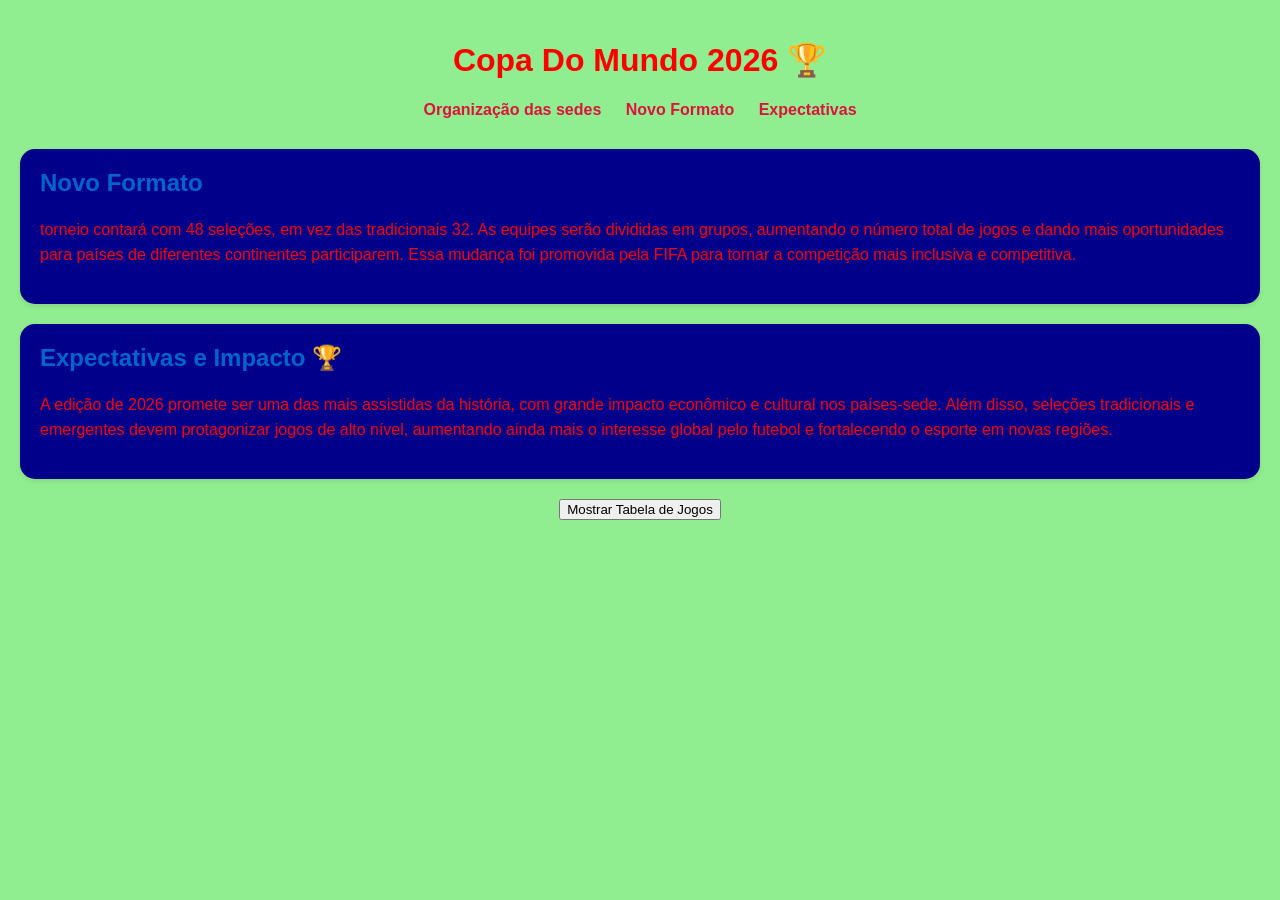
<file: index.html>
<!DOCTYPE html>
<html lang="PT-BR">
<head>
    <meta charset="UTF-8">
    <meta name="viewport" content="width=device-width, initial-scale=1.0">
    <title>COPA DO MUNDO 2026</title>
    <link rel="stylesheet" href="style.css">
</head>
<body>
    <header id="header-principal" class="header-estilo">
      <h1>Copa Do Mundo 2026 🏆</h1>  
    <nav>
        <ul>
            <li><a href="#sedes">Organização das sedes</a></li>
            <li><a href="#formato"> Novo Formato</a></li>
            <li><a href="#impacto">Expectativas</a></li>
        </ul>
    </nav>
</header>
<main>
    <section id="sedes" class="container-secao">
      <h2>Novo Formato</h2>
     <p> torneio contará com 48 seleções, em vez das tradicionais 32. As equipes serão divididas em grupos, aumentando o número total de jogos e dando mais oportunidades para países de diferentes continentes participarem. Essa mudança foi promovida pela FIFA para tornar a competição mais inclusiva e competitiva.</p>
    </section>
 <section id="impacto" class="container-secao">
            <h2>Expectativas e Impacto 🏆</h2>
            <p>A edição de 2026 promete ser uma das mais assistidas da história, com grande impacto econômico e cultural nos países-sede. Além disso, seleções tradicionais e emergentes devem protagonizar jogos de alto nível, aumentando ainda mais o interesse global pelo futebol e fortalecendo o esporte em novas regiões.</p>
        </section>
    </main>
    <div style="text-align: center; margin-top: 20px;">
    <button id="btnJogos" onclick="mostrarTabela()">Mostrar Tabela de Jogos</button>
    </div>
    <div id="container-imagem"></div>
    <script>
    </script>
</main>
</body>
</html>
</file>
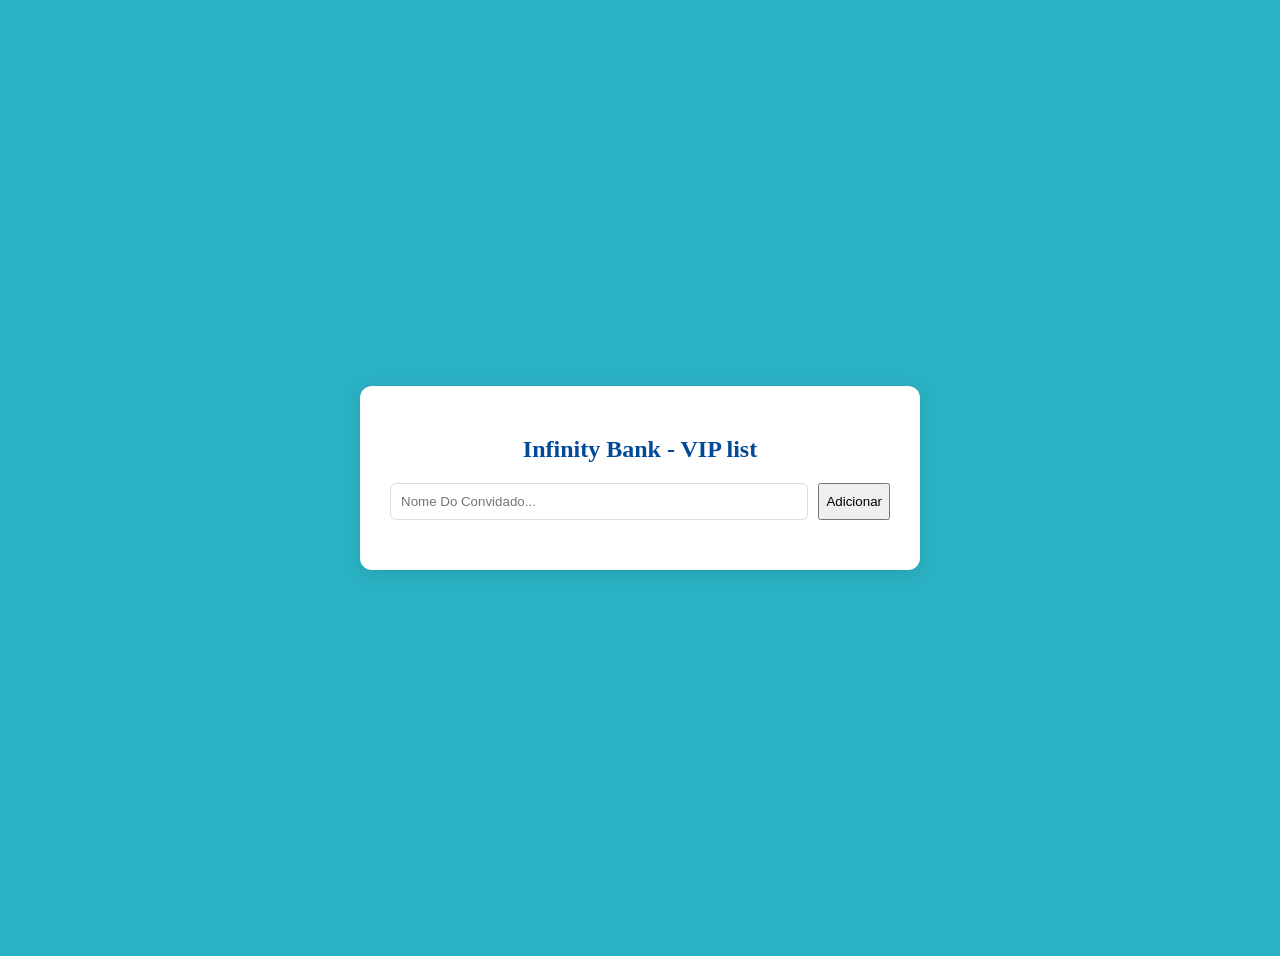
<file: CONTINUACAOFRONTEND/EXERCICIO 5 FRONT END/index.html>
<!DOCTYPE html>
<html lang="PT-BR">
<head>
    <meta charset="UTF-8">
    <meta name="viewport" content="width=device-width, initial-scale=1.0">
    <title>Infinity Bank - Lista de convidados</title>
    <link rel="stylesheet" href="style.css">
</head>
<body>
  <div class="card">
   <h2>Infinity Bank - VIP list </h2>
  <div class="input-group">
    <input type="text" id="guestName" placeholder="Nome Do Convidado...">
    <button class="add-btn" onclick="addGuest()">Adicionar</button>
  </div>
<ul id="guestlist">
    
</ul>

  </div>
   
   
   
    <script src="script.js"></script> 
</body>
</html>
</file>
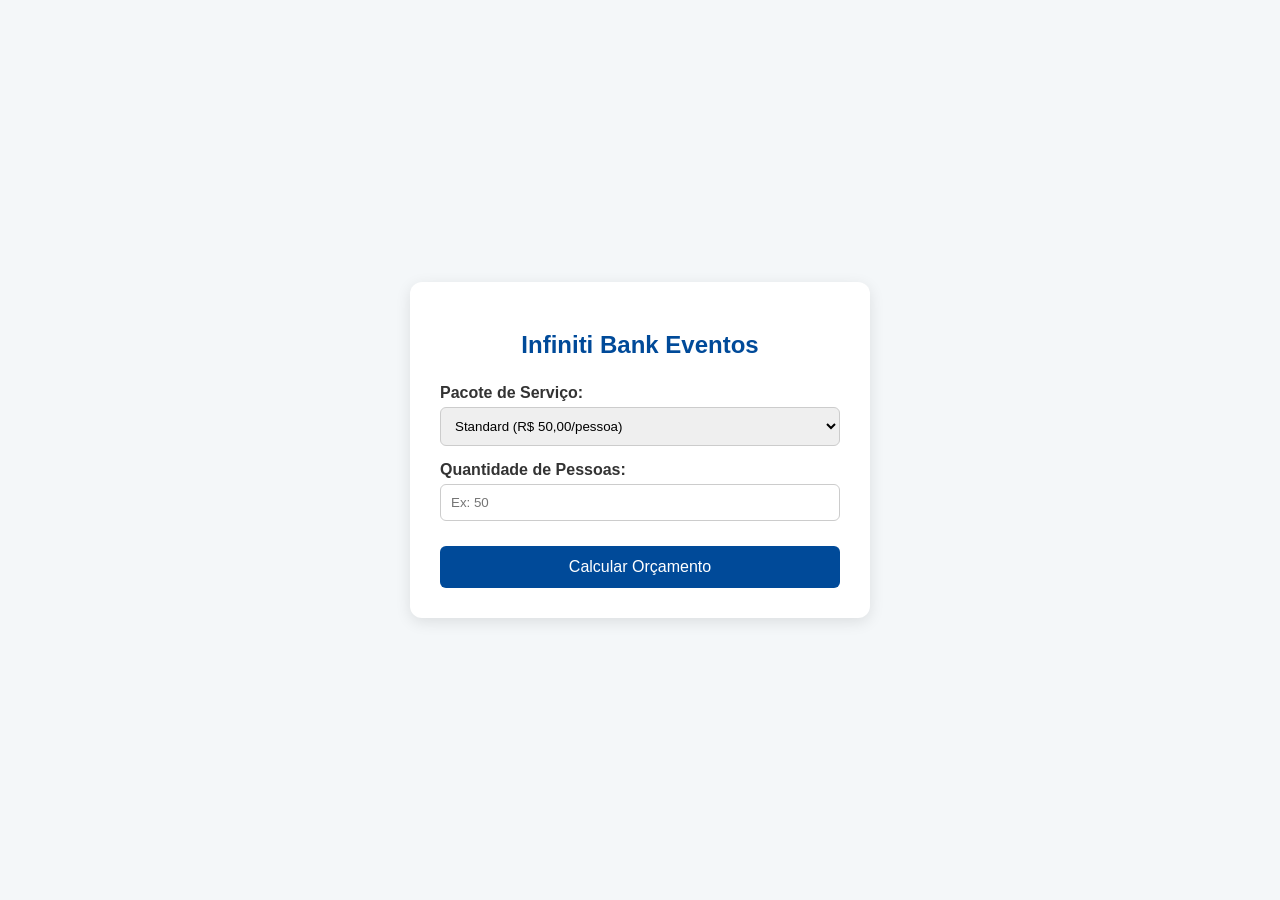
<file: CONTINUACAOFRONTEND/EXERCICIO 6 FRONTEND/index.html>
<!DOCTYPE html>
<html lang="PT-BR">
<head>
    <meta charset="UTF-8">
    <meta name="viewport" content="width=device-width, initial-scale=1.0">
    <title>Infinity Bank</title>
    <link rel="stylesheet" href="style.css">
</head>
<body>
<div class="container">
    <h2>Infiniti Bank Eventos</h2>
    
    <div class="form-group">
        <label for="pacote">Pacote de Serviço:</label>
        <select id="pacote">
            <option value="50">Standard (R$ 50,00/pessoa)</option>
            <option value="80">Premium (R$ 80,00/pessoa)</option>
            <option value="120">Infinity Deluxe (R$ 120,00/pessoa)</option>
        </select>
    </div>

    <div class="form-group">
        <label for="convidados">Quantidade de Pessoas:</label>
        <input type="number" id="convidados" min="1" placeholder="Ex: 50">
    </div>

    <button onclick="calcularOrcamento()">Calcular Orçamento</button>

    <div class="results" id="resultsArea">
        <div class="result-item">
            <span>Custo Bruto:</span>
            <span id="resBruto">R$ 0,00</span>
        </div>
        <div class="result-item">
            <span>Taxa de Serviço (10%):</span>
            <span id="resTaxa">R$ 0,00</span>
        </div>
        <div class="result-item">
            <span>Desconto (5%):</span>
            <span id="resDesconto" class="discount">R$ 0,00</span>
        </div>
        <div class="result-item total-final">
            <span>Total Final:</span>
            <span id="resTotal">R$ 0,00</span>
        </div>
    </div>
</div>
    





<script src="script.js"></script>    
</body>
</html>
</file>
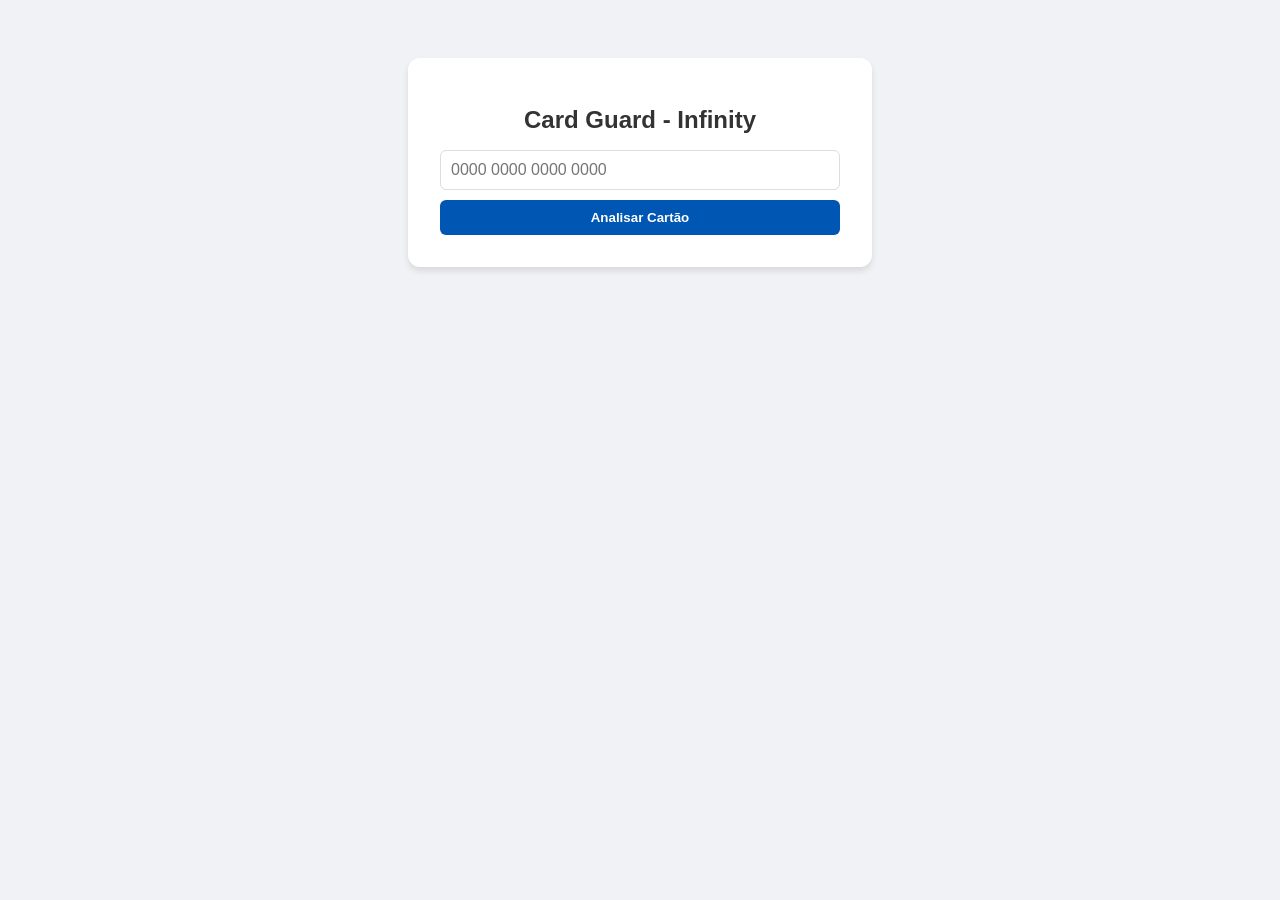
<file: CONTINUACAOFRONTEND/EXERCICIO 7 FRONTEND/index.html>
<!DOCTYPE html>
<html lang="pt-BR">
<head>
    <meta charset="UTF-8">
    <meta name="viewport" content="width=device-width, initial-scale=1.0">
    <title>Validador de Segurança Infinity</title>
    <link rel="stylesheet" href="style.css">
</head>
<body>
    <div class="container">
        <h1>Card Guard - Infinity</h1>
        <div class="input-group">
            <input type="text" id="cardNumber" placeholder="0000 0000 0000 0000" maxlength="19">
            <button onclick="analisarCartao()">Analisar Cartão</button>
        </div>

        <div id="painelInfo" class="painel-info hidden">
            <h3>Painel de Info</h3>
            <p><strong>Status:</strong> <span id="status"></span></p>
            <p><strong>Bandeira:</strong> <span id="bandeira"></span></p>
            <p><strong>Setor:</strong> <span id="setor"></span></p>
            <p><strong>Emissor (BIN/IIN):</strong> <span id="emissor"></span></p>
        </div>
    </div>
    <script src="script.js"></script>
</body>
</html>
</file>
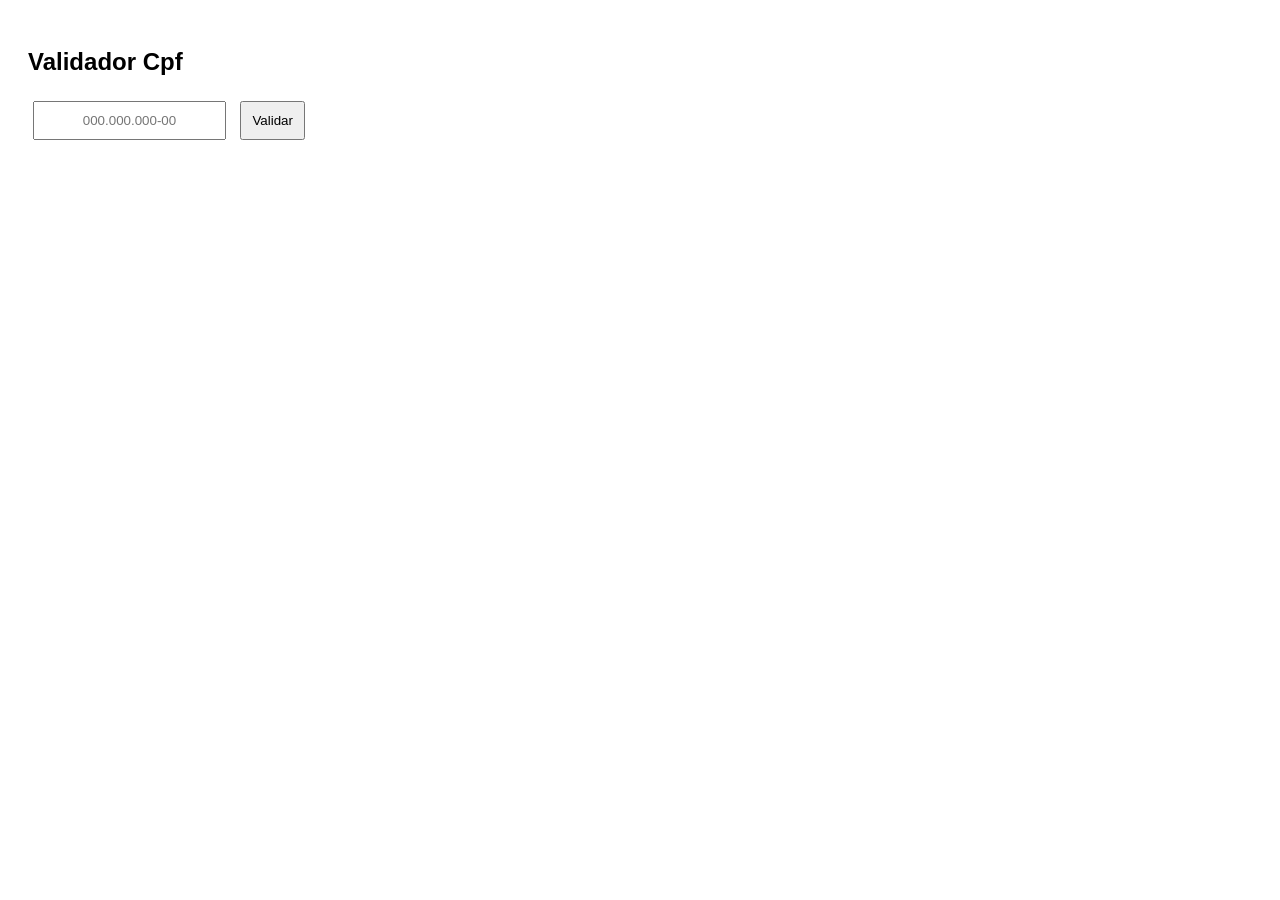
<file: EXERCICIOSDEFRONTEND/EXERCICIO1 FRONT END/index.html>
<!DOCTYPE html>
<html lang="PT-BR">
<head>
    <meta charset="UTF-8">
    <meta name="viewport" content="width=device-width, initial-scale=1.0">
    <title>Validador Cpf</title>
    <link rel="stylesheet" href="style.css">
</head>
<body>
    <h2>Validador Cpf</h2>
    <input type="text" id="cpf" placeholder="000.000.000-00" maxlength="14">
    <button onclick="validarCPF()">Validar</button>
    <p id="resultado"></p>
    <script src="script.js"></script>
</body>
</html>
</file>
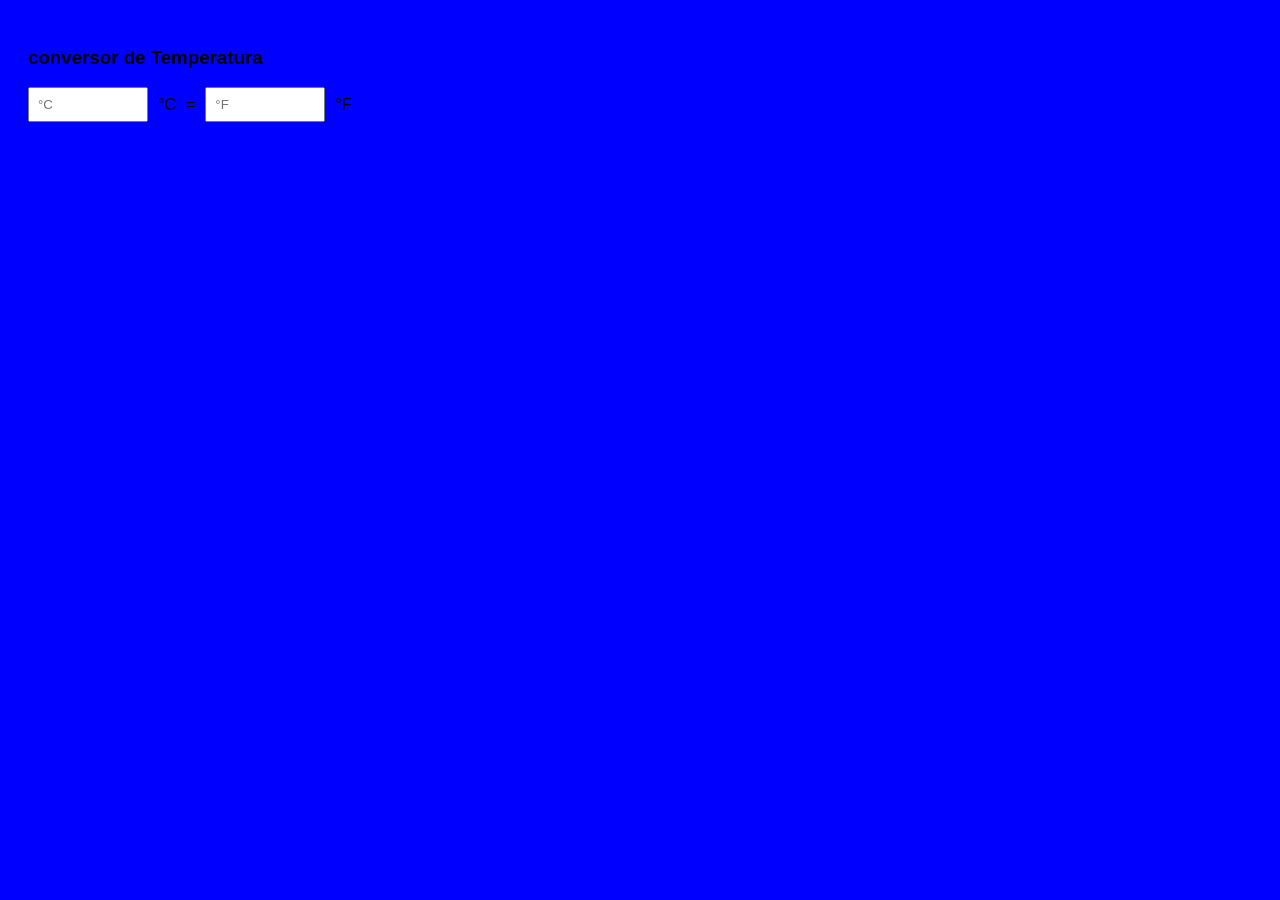
<file: EXERCICIOSDEFRONTEND/EXERCICIO2 FRONT END/index.html>
<!DOCTYPE html>
<html lang="pt-br">
<head>
    <meta charset="UTF-8">
    <meta name="viewport" content="width=device-width, initial-scale=1.0">
    <title>Document</title>
    <link rel="stylesheet" href="style.css">

</head>
<body>
    <h3>conversor de Temperatura</h3>
    <div class="converter">
        <input type="number" id="celsius" step="0.1" placeholder="°C">°C
        <span> = </span>
         <input type="number" id="fahrenheit" step="0.1" placeholder="°F">°F
    </div>
    <script src="script.js"></script>
</body>
</html>
</file>
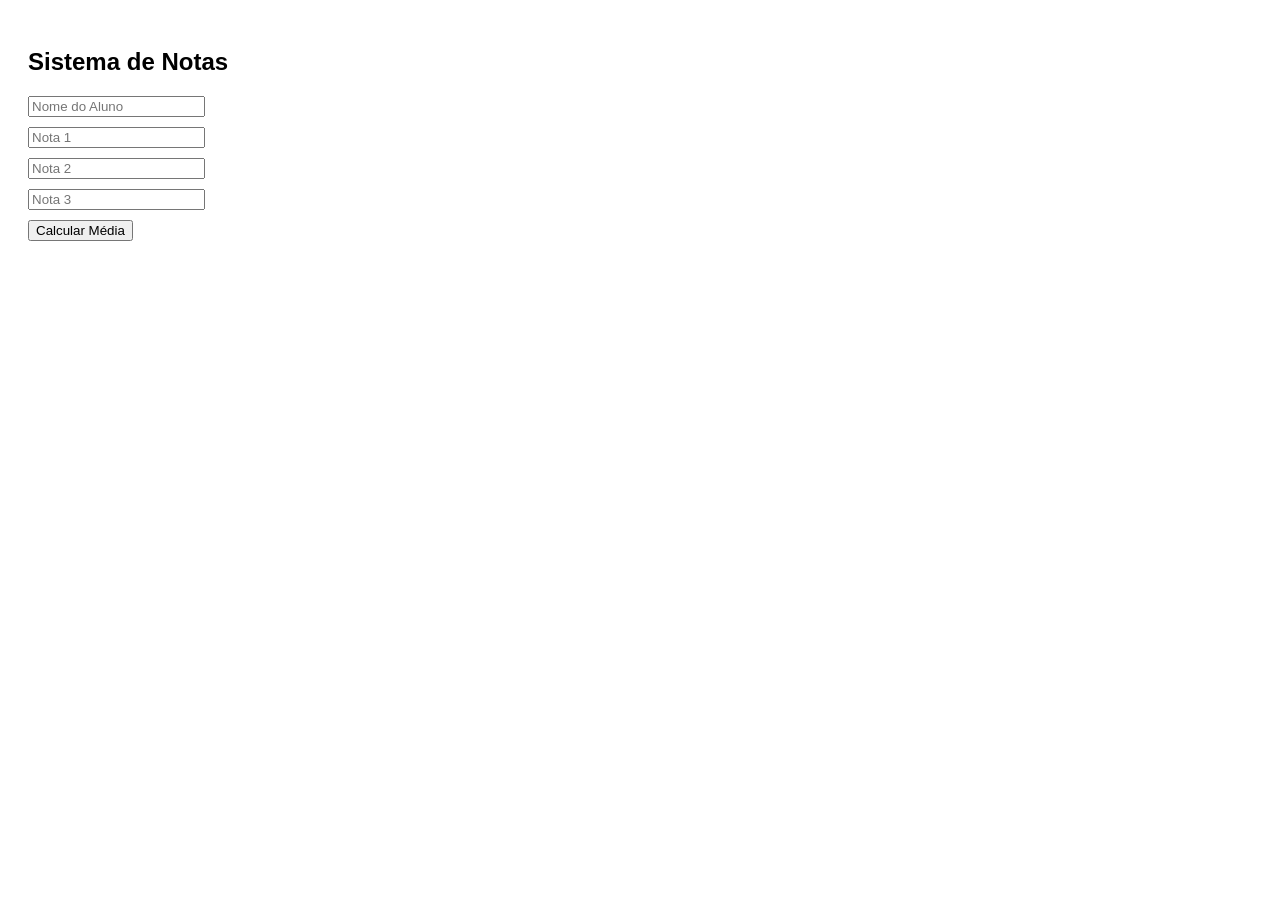
<file: EXERCICIOSDEFRONTEND/EXERCICIO3 FRONT END/index.html>
<!DOCTYPE html>
<html lang="pt-br">
<head>
    <meta charset="UTF-8">
    <meta name="viewport" content="width=device-width, initial-scale=1.0">
    <title>Document</title>
    <link rel="stylesheet" href="style.css">
</head>
<body>
     <h2>Sistema de Notas</h2>
    <input type="text" id="nome" placeholder="Nome do Aluno">
    <input type="number" id="n1" placeholder="Nota 1" step="0.1" max="10">
    <input type="number" id="n2" placeholder="Nota 2" step="0.1" max="10">
    <input type="number" id="n3" placeholder="Nota 3" step="0.1" max="10">
    <button id="calcular">Calcular Média</button>
    <p id="feedback"></p>
<script src="script.js"></script>
</body>
</html>
</file>
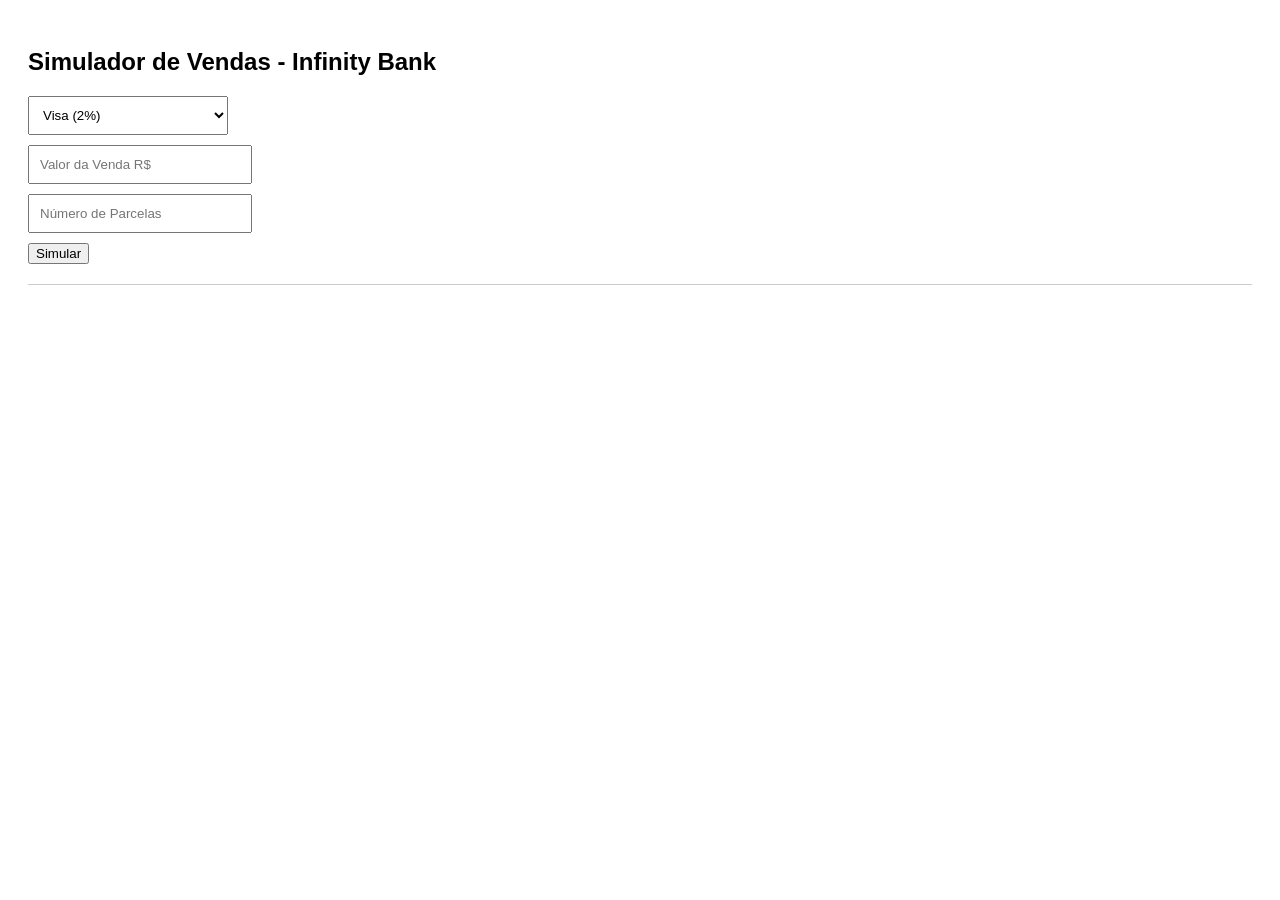
<file: EXERCICIOSDEFRONTEND/EXERCICIO4 FRONT END/index.html>
<!DOCTYPE html>
<html lang="en">
<head>
    <meta charset="UTF-8">
    <meta name="viewport" content="width=device-width, initial-scale=1.0">
    <title>VENDASt</title>
    <link rel="stylesheet" href="style.css">
</head>
<body>
     <h2>Simulador de Vendas - Infinity Bank</h2>
    <select id="bandeira">
        <option value="visa">Visa (2%)</option>
        <option value="master">Master (1.85%)</option>
        <option value="elo">Elo (3%)</option>
    </select>
    <input type="number" id="valor" placeholder="Valor da Venda R$" step="0.01">
    <input type="number" id="parcelas" placeholder="Número de Parcelas" min="1" max="12">
    <button onclick="calcularTaxas()">Simular</button>

    <div class="resumo" id="resumo"></div>
    <script src="script.js"></script>
</body>
</html>
</file>
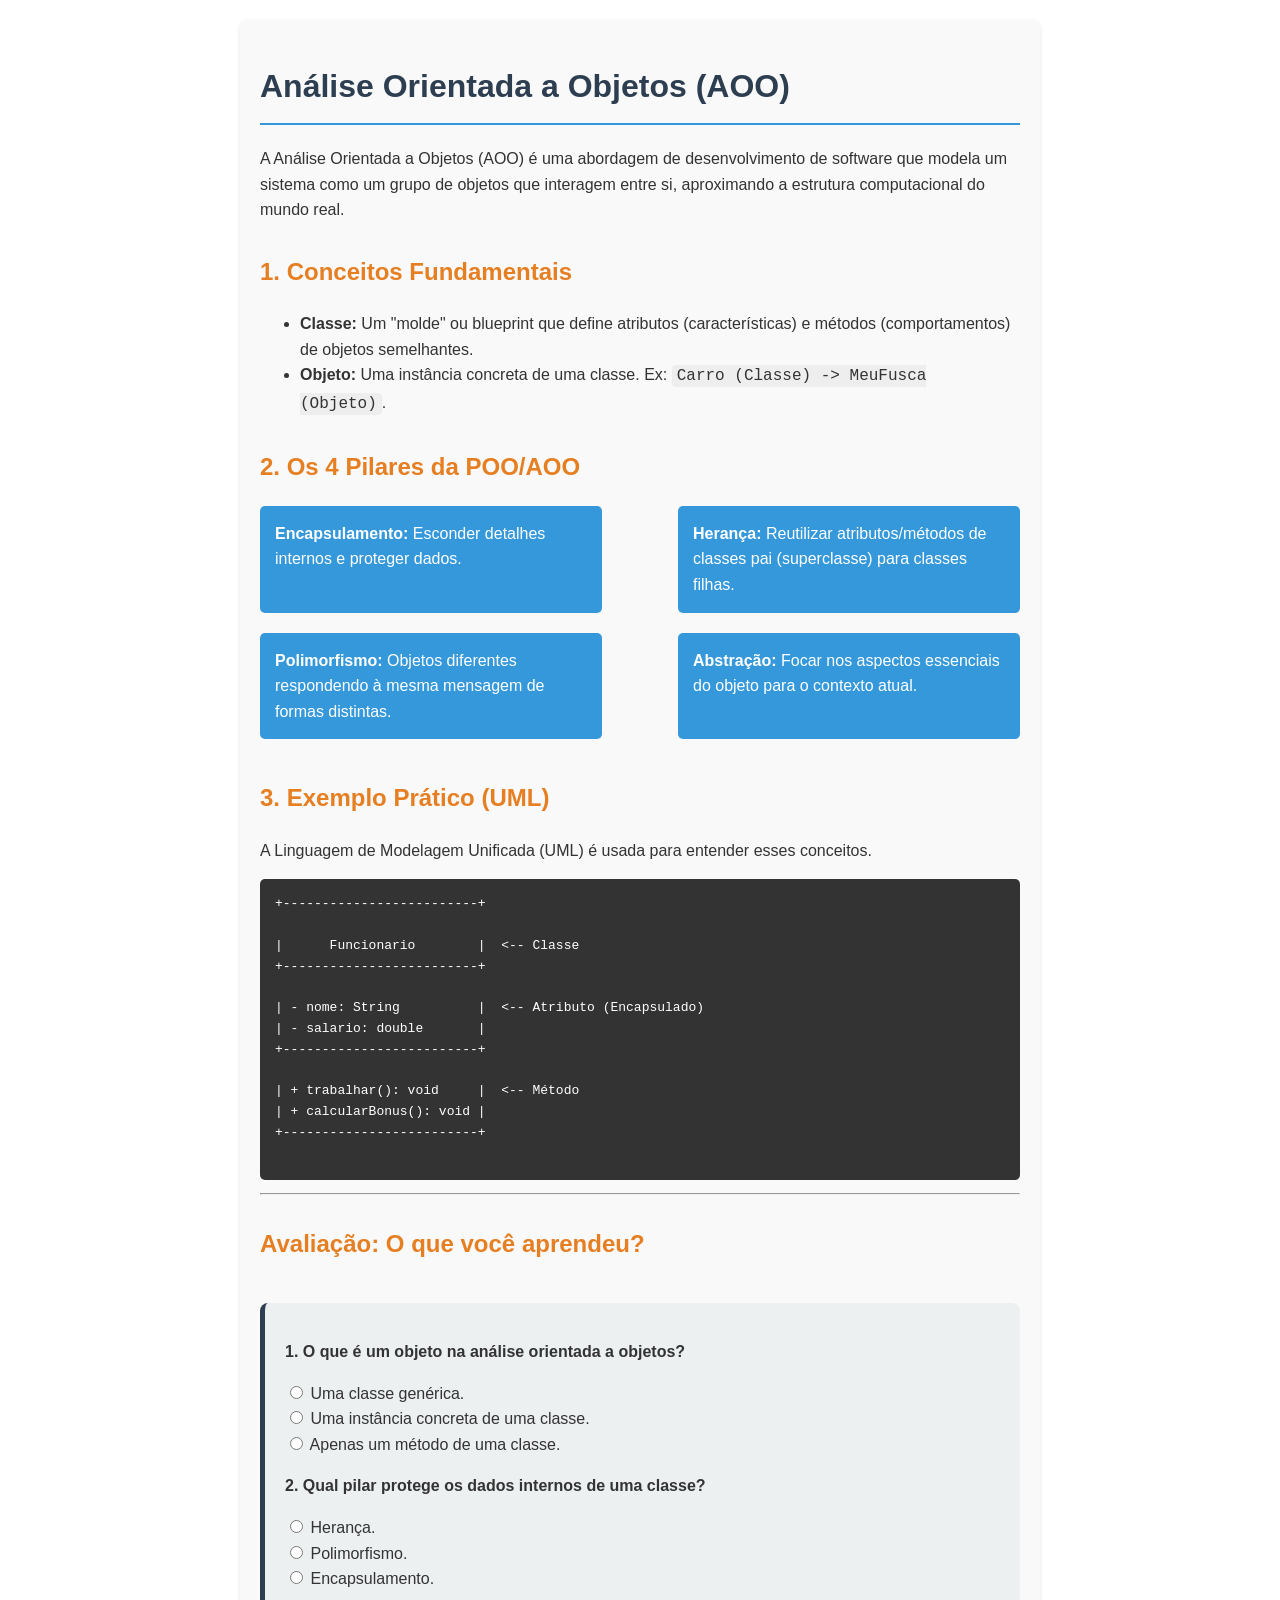
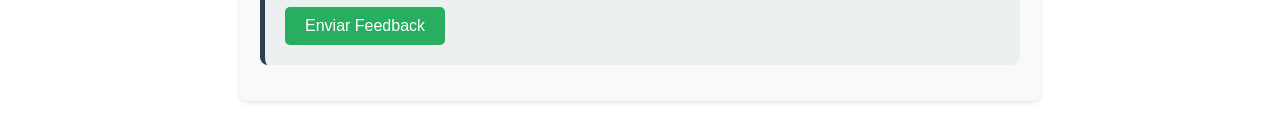
<file: 4.html>
<!DOCTYPE html>
<html lang="pt-BR">
<head>
    <meta charset="UTF-8">
    <meta name="viewport" content="width=device-width, initial-scale=1.0">
    <title>Material Didático: Análise Orientada a Objetos (AOO)</title>
    <style>
        body { font-family: 'Segoe UI', Tahoma, Geneva, Verdana, sans-serif; line-height: 1.6; color: #333; max-width: 800px; margin: 0 auto; padding: 20px; }
        h1 { color: #2c3e50; border-bottom: 2px solid #3498db; padding-bottom: 10px; }
        h2 { color: #e67e22; margin-top: 30px; }
        .container { background: #f9f9f9; padding: 20px; border-radius: 8px; box-shadow: 0 2px 5px rgba(0,0,0,0.1); }
        code { background: #eee; padding: 2px 5px; border-radius: 4px; font-family: Consolas, monospace; }
        pre { background: #333; color: #fff; padding: 15px; border-radius: 5px; overflow-x: auto; }
        .pilares { display: flex; flex-wrap: wrap; gap: 10px; justify-content: space-between; }
        .pilar { background: #3498db; color: white; padding: 15px; border-radius: 5px; width: 45%; box-sizing: border-box; margin-bottom: 10px; }
        .quiz { background: #ecf0f1; padding: 20px; margin-top: 40px; border-radius: 8px; border-left: 5px solid #2c3e50; }
        .question { margin-bottom: 15px; }
        button { background: #27ae60; color: white; border: none; padding: 10px 20px; border-radius: 5px; cursor: pointer; font-size: 16px; }
        button:hover { background: #2ecc71; }
        .correct { color: green; font-weight: bold; }
        .incorrect { color: red; font-weight: bold; }
    </style>
</head>
<body>

    <div class="container">
        <h1>Análise Orientada a Objetos (AOO)</h1>
        <p>A Análise Orientada a Objetos (AOO) é uma abordagem de desenvolvimento de software que modela um sistema como um grupo de objetos que interagem entre si, aproximando a estrutura computacional do mundo real.</p>

        <h2>1. Conceitos Fundamentais</h2>
        <ul>
            <li><strong>Classe:</strong> Um "molde" ou blueprint que define atributos (características) e métodos (comportamentos) de objetos semelhantes.</li>
            <li><strong>Objeto:</strong> Uma instância concreta de uma classe. Ex: <code>Carro (Classe) -> MeuFusca (Objeto)</code>.</li>
        </ul>

        <h2>2. Os 4 Pilares da POO/AOO</h2>
        <div class="pilares">
            <div class="pilar"><strong>Encapsulamento:</strong> Esconder detalhes internos e proteger dados.</div>
            <div class="pilar"><strong>Herança:</strong> Reutilizar atributos/métodos de classes pai (superclasse) para classes filhas.</div>
            <div class="pilar"><strong>Polimorfismo:</strong> Objetos diferentes respondendo à mesma mensagem de formas distintas.</div>
            <div class="pilar"><strong>Abstração:</strong> Focar nos aspectos essenciais do objeto para o contexto atual.</div>
        </div>

        <h2>3. Exemplo Prático (UML)</h2>
        <p>A Linguagem de Modelagem Unificada (UML) é usada para entender esses conceitos.</p>
        <pre>
+-------------------------+

|      Funcionario        |  <-- Classe
+-------------------------+

| - nome: String          |  <-- Atributo (Encapsulado)
| - salario: double       |
+-------------------------+

| + trabalhar(): void     |  <-- Método
| + calcularBonus(): void |
+-------------------------+
        </pre>

        <hr>

        <h2>Avaliação: O que você aprendeu?</h2>
        <form id="quizForm" class="quiz">
            <div class="question">
                <p><strong>1. O que é um objeto na análise orientada a objetos?</strong></p>
                <input type="radio" name="q1" value="a" id="q1a"> <label for="q1a">Uma classe genérica.</label><br>
                <input type="radio" name="q1" value="b" id="q1b"> <label for="q1b">Uma instância concreta de uma classe.</label><br>
                <input type="radio" name="q1" value="c" id="q1c"> <label for="q1c">Apenas um método de uma classe.</label>
            </div>

            <div class="question">
                <p><strong>2. Qual pilar protege os dados internos de uma classe?</strong></p>
                <input type="radio" name="q2" value="a" id="q2a"> <label for="q2a">Herança.</label><br>
                <input type="radio" name="q2" value="b" id="q2b"> <label for="q2b">Polimorfismo.</label><br>
                <input type="radio" name="q2" value="c" id="q2c"> <label for="q2c">Encapsulamento.</label>
            </div>

            <button type="button" onclick="checkAnswers()">Enviar Feedback </button>
        </form>
        <p id="result"></p>
    </div>

    <script>
        function checkAnswers() {
            let score = 0;
            const q1 = document.querySelector('input[name="q1"]:checked');
            const q2 = document.querySelector('input[name="q2"]:checked');
            let resultText = "";

            if (q1 && q1.value === "b") score++;
            if (q2 && q2.value === "c") score++;

            resultText = "Você acertou " + score + " de 2 perguntas.";
            if (score === 2) resultText += " Parabéns!";
            
            document.getElementById("result").innerHTML = resultText;
            document.getElementById("result").style.fontWeight = "bold";
        }
    </script>
</body>
</html>
</file>
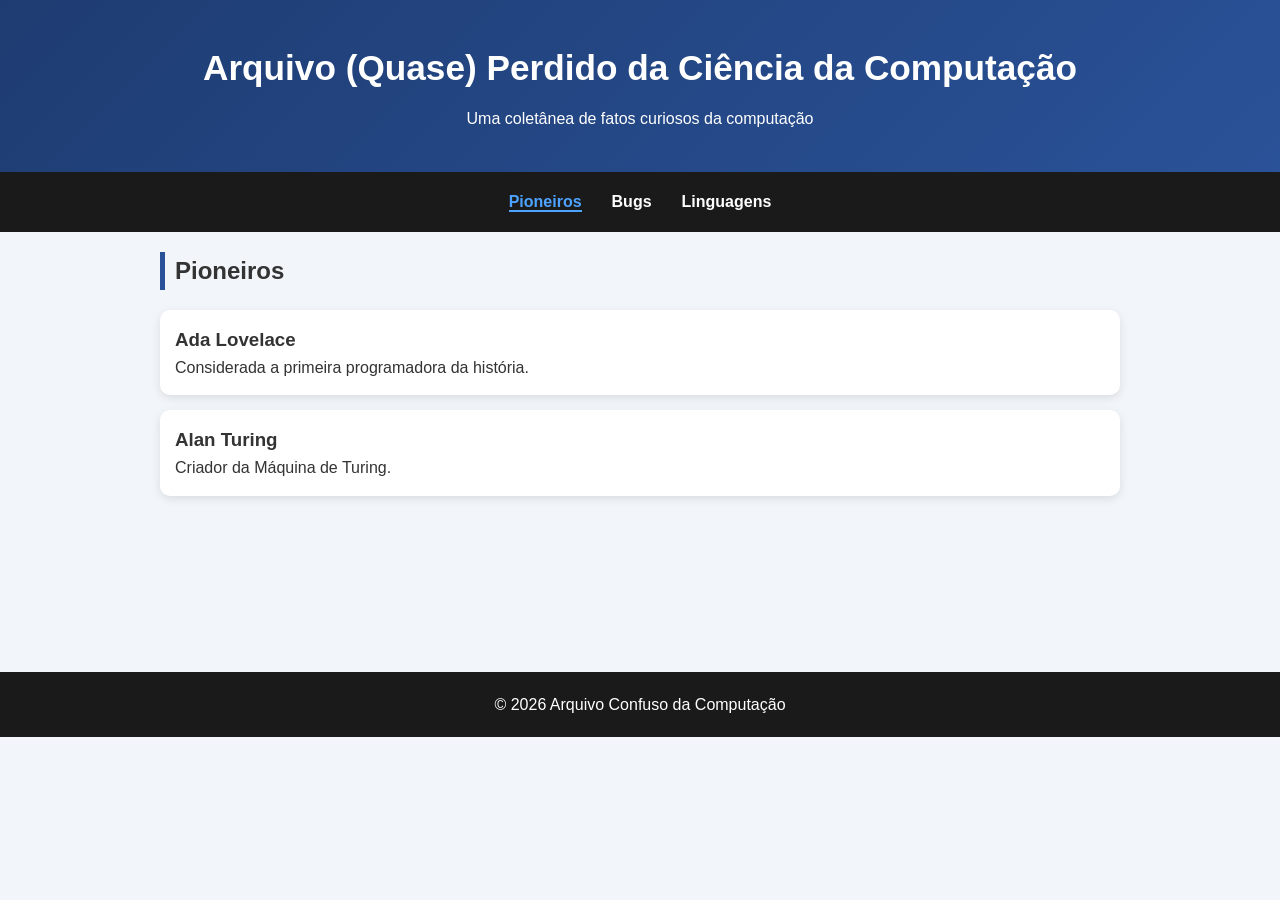
<file: ARQUIVO2.html>
<!DOCTYPE html>
<html lang="pt-br">

<head>
    <meta charset="UTF-8">
    <meta name="viewport" content="width=device-width, initial-scale=1.0">
    <title>Arquivo Confuso da Computação</title>

    <style>
        * {
            margin: 0;
            padding: 0;
            box-sizing: border-box;
        }

        body {
            font-family: Arial, sans-serif;
            background: #f2f5f9;
            color: #333;
            line-height: 1.6;
        }

        /* HEADER */
        header {
            background: linear-gradient(135deg, #1e3c72, #2a5298);
            color: white;
            text-align: center;
            padding: 40px 20px;
        }

        header h1 {
            font-size: 2.2em;
            margin-bottom: 10px;
        }

        /* MENU */
        nav {
            background: #1a1a1a;
            position: sticky;
            top: 0;
            z-index: 1000;
        }

        nav ul {
            display: flex;
            justify-content: center;
            flex-wrap: wrap;
            list-style: none;
            padding: 12px;
        }

        nav ul li {
            margin: 5px 15px;
        }

        nav ul li a {
            color: white;
            text-decoration: none;
            font-weight: bold;
            transition: 0.3s;
            cursor: pointer;
        }

        nav ul li a:hover, nav ul li a.active {
            color: #4da3ff;
            border-bottom: 2px solid #4da3ff;
        }

        /* CONTEÚDO */
        main {
            max-width: 1000px;
            margin: auto;
            padding: 20px;
            min-height: 400px;
        }

        /* LOGICA DE EXIBIÇÃO DAS ABAS */
        .tab-content {
            display: none; /* Esconde todas por padrão */
            animation: fadeIn 0.5s ease;
        }

        .tab-content.active {
            display: block; /* Mostra apenas a ativa */
        }

        @keyframes fadeIn {
            from { opacity: 0; transform: translateY(10px); }
            to { opacity: 1; transform: translateY(0); }
        }

        section h2 {
            margin-bottom: 20px;
            border-left: 5px solid #2a5298;
            padding-left: 10px;
        }

        /* CARDS */
        article {
            background: white;
            padding: 15px;
            margin-bottom: 15px;
            border-radius: 10px;
            box-shadow: 0 3px 10px rgba(0, 0, 0, 0.1);
            transition: 0.3s;
        }

        article:hover {
            transform: translateY(-5px);
            box-shadow: 0 6px 15px rgba(0, 0, 0, 0.15);
        }

        /* TABELA */
        table {
            width: 100%;
            border-collapse: collapse;
            background: white;
            border-radius: 10px;
            overflow: hidden;
            box-shadow: 0 3px 10px rgba(0, 0, 0, 0.1);
        }

        table th {
            background: #2a5298;
            color: white;
            padding: 12px;
        }

        table td {
            padding: 10px;
            border-bottom: 1px solid #ddd;
            text-align: center;
        }

        table tr:nth-child(even) {
            background: #f7f7f7;
        }

        /* FOOTER */
        footer {
            background: #1a1a1a;
            color: white;
            text-align: center;
            padding: 20px;
            margin-top: 40px;
        }

        @media(max-width:600px) {
            header h1 { font-size: 1.6em; }
            nav ul { flex-direction: column; align-items: center; }
        }
    </style>
</head>

<body>

    <header>
        <h1>Arquivo (Quase) Perdido da Ciência da Computação</h1>
        <p>Uma coletânea de fatos curiosos da computação</p>
    </header>

    <nav>
        <ul>
            <li><a onclick="openTab(event, 'pioneiros')" class="tab-link active">Pioneiros</a></li>
            <li><a onclick="openTab(event, 'bugs')" class="tab-link">Bugs</a></li>
            <li><a onclick="openTab(event, 'linguagens')" class="tab-link">Linguagens</a></li>
        </ul>
    </nav>

    <main>
        <section id="pioneiros" class="tab-content active">
            <h2>Pioneiros</h2>
            <article>
                <h3>Ada Lovelace</h3>
                <p>Considerada a primeira programadora da história.</p>
            </article>
            <article>
                <h3>Alan Turing</h3>
                <p>Criador da Máquina de Turing.</p>
            </article>
        </section>

        <section id="bugs" class="tab-content">
            <h2>Histórias de Bugs</h2>
            <article>
                <h3>Primeiro bug real</h3>
                <p>Uma mariposa encontrada em um computador em 1947 por Grace Hopper.</p>
            </article>
        </section>

        <section id="linguagens" class="tab-content">
            <h2>Linguagens</h2>
            <table>
                <tr>
                    <th>Linguagem</th>
                    <th>Ano</th>
                </tr>
                <tr>
                    <td>COBOL</td>
                    <td>1959</td>
                </tr>
                <tr>
                    <td>C</td>
                    <td>1972</td>
                </tr>
                <tr>
                    <td>Python</td>
                    <td>1991</td>
                </tr>
            </table>
        </section>
    </main>

    <footer>
        <p>© 2026 Arquivo Confuso da Computação</p>
    </footer>

    <script>
        function openTab(evt, tabName) {
            // 1. Esconde todas as seções com a classe "tab-content"
            const contents = document.getElementsByClassName("tab-content");
            for (let i = 0; i < contents.length; i++) {
                contents[i].classList.remove("active");
            }

            // 2. Remove a classe "active" de todos os links do menu
            const links = document.getElementsByClassName("tab-link");
            for (let i = 0; i < links.length; i++) {
                links[i].classList.remove("active");
            }

            // 3. Mostra a aba atual e adiciona a classe "active" ao link clicado
            document.getElementById(tabName).classList.add("active");
            evt.currentTarget.classList.add("active");
        }
    </script>

</body>
</html>
</file>
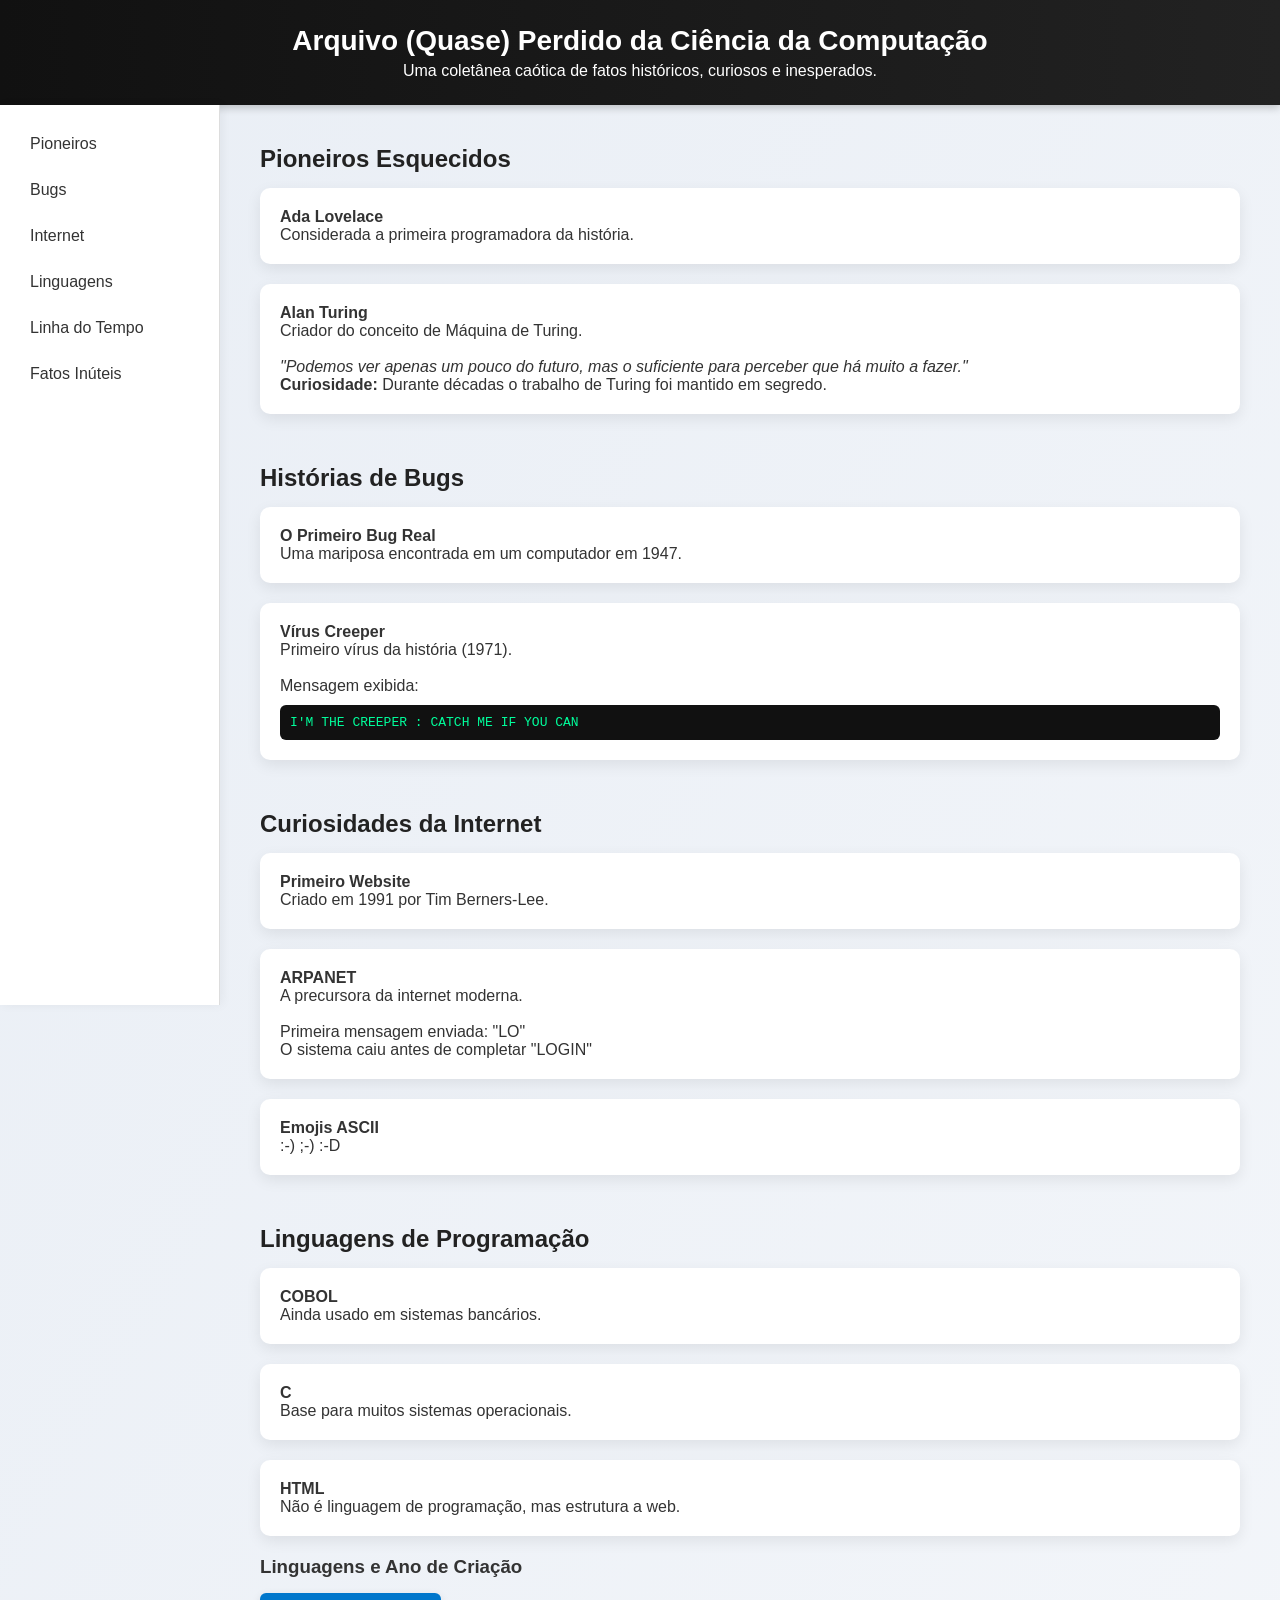
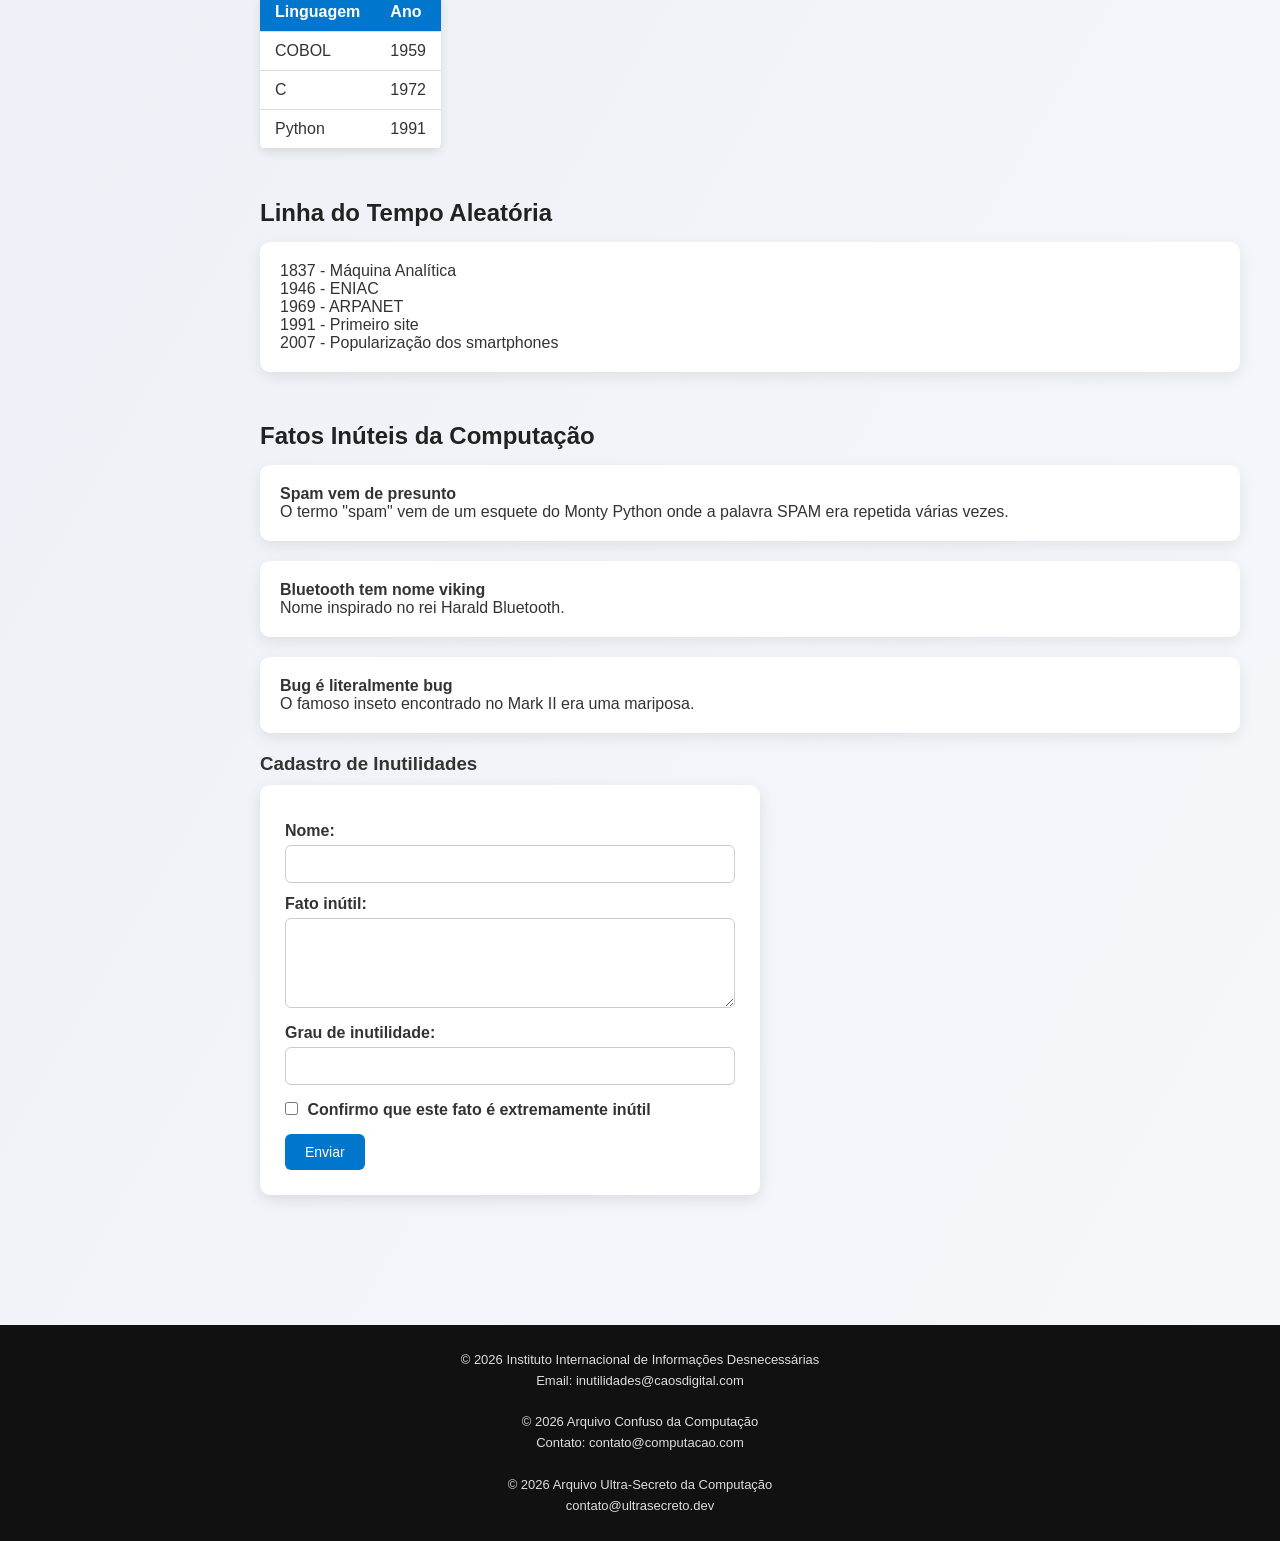
<file: atividade5.html>
<!DOCTYPE html>
<html lang="pt-BR">
<head>
<meta charset="UTF-8">
<title>Arquivo Perdido da Ciência da Computação</title>

<style>

*{
margin:0;
padding:0;
box-sizing:border-box;
}

body{
font-family:Segoe UI, Arial, sans-serif;
background:linear-gradient(120deg,#e9eef5,#f6f8fb);
color:#333;
}

/* HEADER */

header{
background:linear-gradient(90deg,#111,#222);
color:white;
padding:25px;
text-align:center;
box-shadow:0 3px 8px rgba(0,0,0,0.2);
}

header h1{
font-size:28px;
margin-bottom:5px;
}

/* LAYOUT */

.container{
display:flex;
min-height:100vh;
}

/* MENU */

nav{
width:220px;
background:white;
padding:20px;
border-right:1px solid #ddd;
position:sticky;
top:0;
height:100vh;
box-shadow:2px 0 10px rgba(0,0,0,0.05);
}

nav a{
display:block;
padding:10px;
margin-bottom:8px;
border-radius:6px;
color:#333;
text-decoration:none;
font-weight:500;
transition:0.2s;
}

nav a:hover{
background:#0077cc;
color:white;
}

/* MAIN */

main{
flex:1;
padding:40px;
max-width:1100px;
margin:auto;
}

section{
margin-bottom:50px;
}

h2{
margin-bottom:15px;
color:#222;
}

/* CARDS */

.card{
background:white;
padding:20px;
border-radius:10px;
margin-bottom:20px;
box-shadow:0 5px 15px rgba(0,0,0,0.08);
transition:0.2s;
}

.card:hover{
transform:translateY(-3px);
box-shadow:0 8px 20px rgba(0,0,0,0.15);
}

/* TABLE */

table{
border-collapse:collapse;
margin-top:15px;
background:white;
box-shadow:0 3px 10px rgba(0,0,0,0.1);
border-radius:6px;
overflow:hidden;
}

table th{
background:#0077cc;
color:white;
}

table th, table td{
padding:10px 15px;
border-bottom:1px solid #ddd;
text-align:left;
}

/* FORMULÁRIO */

form{
background:white;
padding:25px;
border-radius:10px;
box-shadow:0 5px 15px rgba(0,0,0,0.1);
max-width:500px;
margin-top:10px;
}

form label{
display:block;
margin-top:12px;
font-weight:600;
}

form input,
form textarea,
form select{
width:100%;
padding:10px;
margin-top:5px;
border-radius:6px;
border:1px solid #ccc;
font-size:14px;
transition:0.2s;
}

form input:focus,
form textarea:focus,
form select:focus{
border-color:#0077cc;
outline:none;
box-shadow:0 0 4px rgba(0,119,204,0.3);
}

form textarea{
height:90px;
resize:vertical;
}

/* CHECKBOX */

form input[type="checkbox"]{
width:auto;
margin-right:5px;
}

/* BOTÃO */

button{
margin-top:15px;
padding:10px 20px;
background:#0077cc;
border:none;
border-radius:6px;
color:white;
font-size:14px;
cursor:pointer;
transition:0.2s;
}

button:hover{
background:#005fa3;
}

/* PRE */

pre{
background:#111;
color:#00ff9c;
padding:10px;
border-radius:6px;
margin-top:10px;
}

/* FOOTER */

footer{
background:#111;
color:#ddd;
padding:25px;
text-align:center;
font-size:13px;
line-height:1.6;
margin-top:40px;
}

/* RESPONSIVO */

@media(max-width:900px){

.container{
flex-direction:column;
}

nav{
width:100%;
height:auto;
display:flex;
overflow-x:auto;
}

nav a{
margin-right:10px;
}

main{
padding:20px;
}

}

</style>
</head>

<body>

<header>
<h1>Arquivo (Quase) Perdido da Ciência da Computação</h1>
<p>Uma coletânea caótica de fatos históricos, curiosos e inesperados.</p>
</header>

<div class="container">

<nav>
<a href="#pioneiros">Pioneiros</a>
<a href="#bugs">Bugs</a>
<a href="#internet">Internet</a>
<a href="#linguagens">Linguagens</a>
<a href="#linha">Linha do Tempo</a>
<a href="#inuteis">Fatos Inúteis</a>
</nav>

<main>

<section id="pioneiros">

<h2>Pioneiros Esquecidos</h2>

<div class="card">
<b>Ada Lovelace</b><br>
Considerada a primeira programadora da história.
</div>

<div class="card">
<b>Alan Turing</b><br>
Criador do conceito de Máquina de Turing.<br><br>
<i>"Podemos ver apenas um pouco do futuro, mas o suficiente para perceber que há muito a fazer."</i>
<p><b>Curiosidade:</b> Durante décadas o trabalho de Turing foi mantido em segredo.</p>
</div>

</section>

<section id="bugs">

<h2>Histórias de Bugs</h2>

<div class="card">
<b>O Primeiro Bug Real</b><br>
Uma mariposa encontrada em um computador em 1947.
</div>

<div class="card">
<b>Vírus Creeper</b><br>
Primeiro vírus da história (1971).<br><br>

Mensagem exibida:

<pre>
I'M THE CREEPER : CATCH ME IF YOU CAN
</pre>

</div>

</section>

<section id="internet">

<h2>Curiosidades da Internet</h2>

<div class="card">
<b>Primeiro Website</b><br>
Criado em 1991 por Tim Berners-Lee.
</div>

<div class="card">
<b>ARPANET</b><br>
A precursora da internet moderna.<br><br>
Primeira mensagem enviada: "LO"<br>
O sistema caiu antes de completar "LOGIN"
</div>

<div class="card">
<b>Emojis ASCII</b><br>
:-)  ;-)  :-D
</div>

</section>

<section id="linguagens">

<h2>Linguagens de Programação</h2>

<div class="card"><b>COBOL</b><br>Ainda usado em sistemas bancários.</div>
<div class="card"><b>C</b><br>Base para muitos sistemas operacionais.</div>
<div class="card"><b>HTML</b><br>Não é linguagem de programação, mas estrutura a web.</div>

<h3>Linguagens e Ano de Criação</h3>

<table>

<tr>
<th>Linguagem</th>
<th>Ano</th>
</tr>

<tr>
<td>COBOL</td>
<td>1959</td>
</tr>

<tr>
<td>C</td>
<td>1972</td>
</tr>

<tr>
<td>Python</td>
<td>1991</td>
</tr>

</table>

</section>

<section id="linha">

<h2>Linha do Tempo Aleatória</h2>

<div class="card">

1837 - Máquina Analítica<br>
1946 - ENIAC<br>
1969 - ARPANET<br>
1991 - Primeiro site<br>
2007 - Popularização dos smartphones

</div>

</section>

<section id="inuteis">

<h2>Fatos Inúteis da Computação</h2>

<div class="card">
<b>Spam vem de presunto</b><br>
O termo "spam" vem de um esquete do Monty Python onde a palavra SPAM era repetida várias vezes.
</div>

<div class="card">
<b>Bluetooth tem nome viking</b><br>
Nome inspirado no rei Harald Bluetooth.
</div>

<div class="card">
<b>Bug é literalmente bug</b><br>
O famoso inseto encontrado no Mark II era uma mariposa.
</div>

<h3>Cadastro de Inutilidades</h3>

<form>

<label>Nome:</label>
<input type="text">

<label>Fato inútil:</label>
<textarea></textarea>

<label>Grau de inutilidade:</label>
<input type="number">

<label>
<input type="checkbox">
Confirmo que este fato é extremamente inútil
</label>

<button>Enviar</button>

</form>

</section>

</main>

</div>

<footer>

© 2026 Instituto Internacional de Informações Desnecessárias<br>
Email: inutilidades@caosdigital.com<br><br>

© 2026 Arquivo Confuso da Computação<br>
Contato: contato@computacao.com<br><br>

© 2026 Arquivo Ultra-Secreto da Computação<br>
contato@ultrasecreto.dev

</footer>

</body>
</html>
</file>
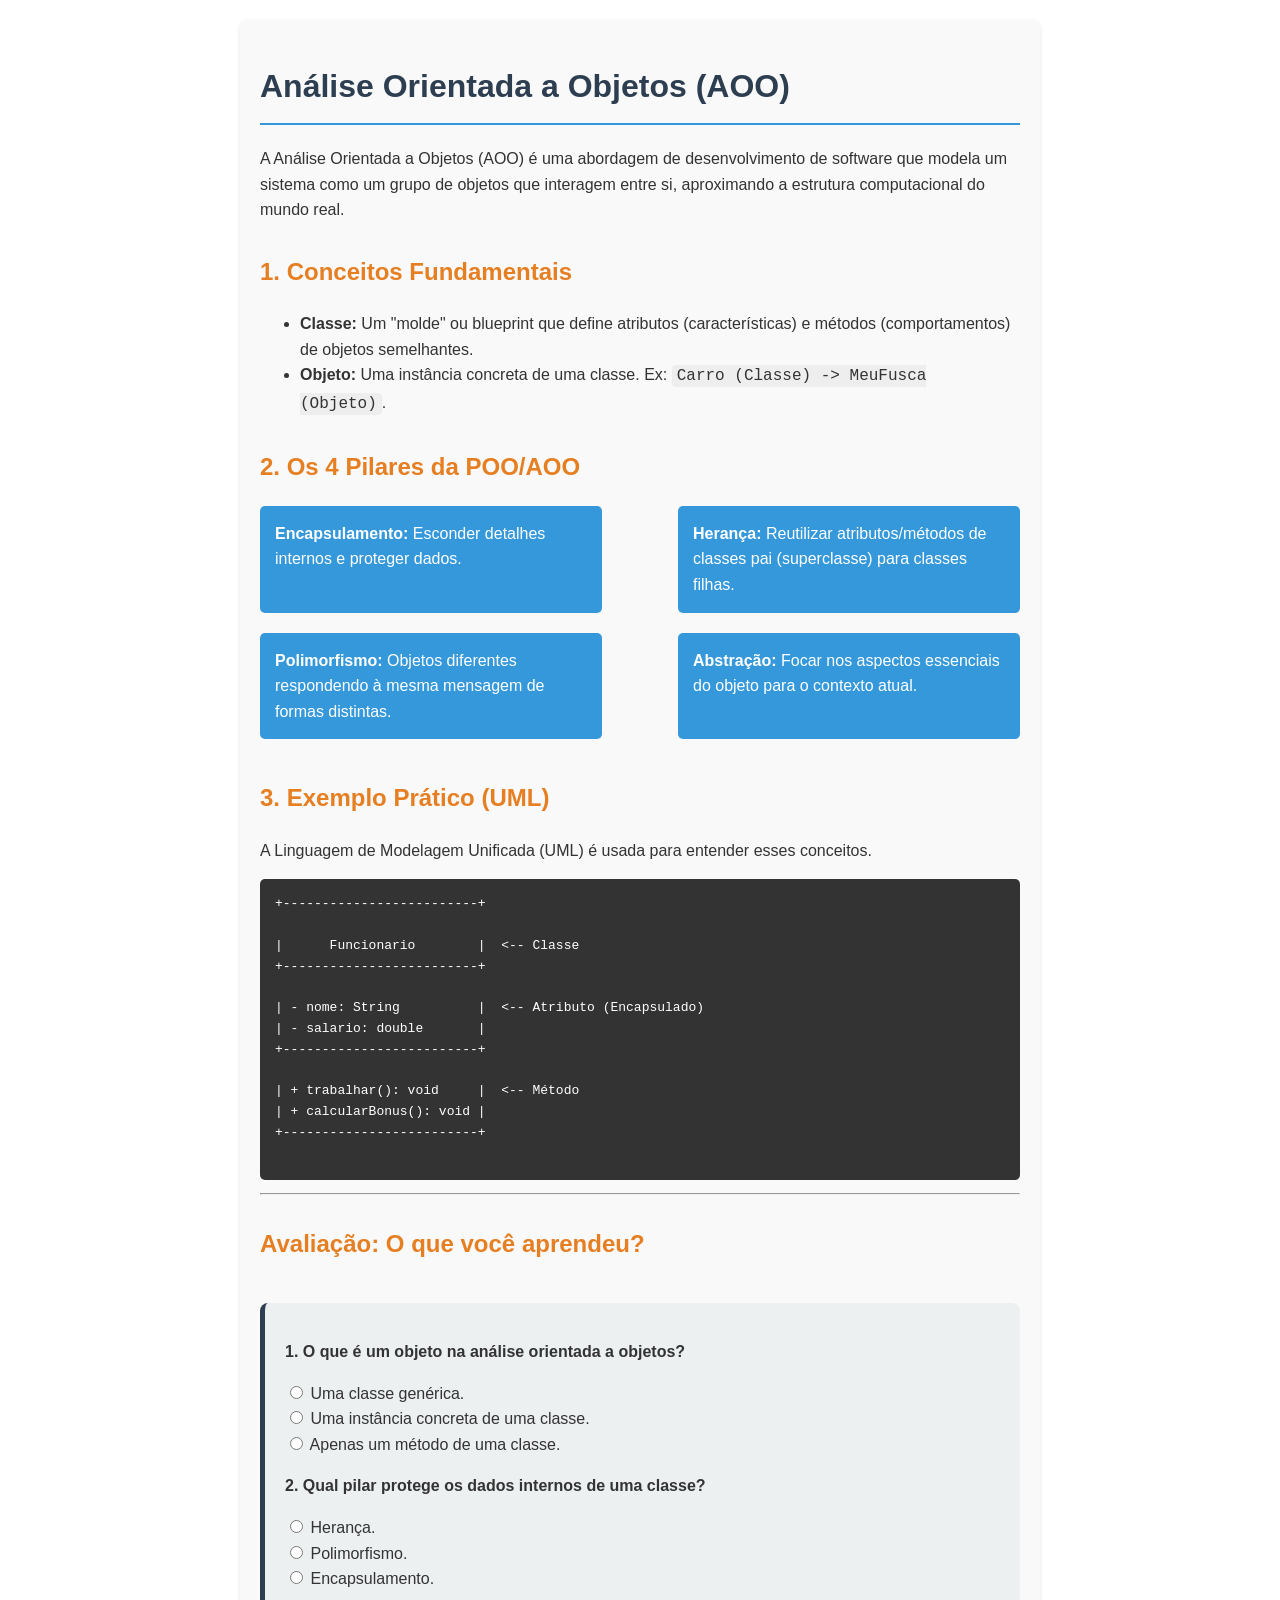
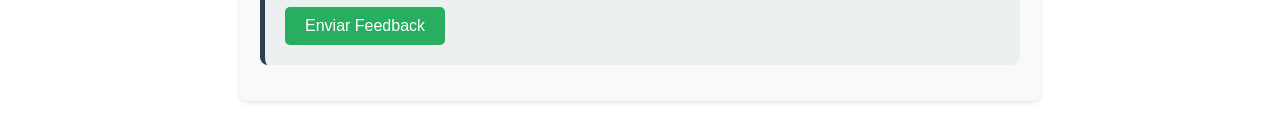
<file: materialdeestudo2.html>
<!DOCTYPE html>
<html lang="pt-BR">
<head>
    <meta charset="UTF-8">
    <meta name="viewport" content="width=device-width, initial-scale=1.0">
    <title>Material Didático: Análise Orientada a Objetos (AOO)</title>
    <style>
        body { font-family: 'Segoe UI', Tahoma, Geneva, Verdana, sans-serif; line-height: 1.6; color: #333; max-width: 800px; margin: 0 auto; padding: 20px; }
        h1 { color: #2c3e50; border-bottom: 2px solid #3498db; padding-bottom: 10px; }
        h2 { color: #e67e22; margin-top: 30px; }
        .container { background: #f9f9f9; padding: 20px; border-radius: 8px; box-shadow: 0 2px 5px rgba(0,0,0,0.1); }
        code { background: #eee; padding: 2px 5px; border-radius: 4px; font-family: Consolas, monospace; }
        pre { background: #333; color: #fff; padding: 15px; border-radius: 5px; overflow-x: auto; }
        .pilares { display: flex; flex-wrap: wrap; gap: 10px; justify-content: space-between; }
        .pilar { background: #3498db; color: white; padding: 15px; border-radius: 5px; width: 45%; box-sizing: border-box; margin-bottom: 10px; }
        .quiz { background: #ecf0f1; padding: 20px; margin-top: 40px; border-radius: 8px; border-left: 5px solid #2c3e50; }
        .question { margin-bottom: 15px; }
        button { background: #27ae60; color: white; border: none; padding: 10px 20px; border-radius: 5px; cursor: pointer; font-size: 16px; }
        button:hover { background: #2ecc71; }
        .correct { color: green; font-weight: bold; }
        .incorrect { color: red; font-weight: bold; }
    </style>
</head>
<body>

    <div class="container">
        <h1>Análise Orientada a Objetos (AOO)</h1>
        <p>A Análise Orientada a Objetos (AOO) é uma abordagem de desenvolvimento de software que modela um sistema como um grupo de objetos que interagem entre si, aproximando a estrutura computacional do mundo real.</p>

        <h2>1. Conceitos Fundamentais</h2>
        <ul>
            <li><strong>Classe:</strong> Um "molde" ou blueprint que define atributos (características) e métodos (comportamentos) de objetos semelhantes.</li>
            <li><strong>Objeto:</strong> Uma instância concreta de uma classe. Ex: <code>Carro (Classe) -> MeuFusca (Objeto)</code>.</li>
        </ul>

        <h2>2. Os 4 Pilares da POO/AOO</h2>
        <div class="pilares">
            <div class="pilar"><strong>Encapsulamento:</strong> Esconder detalhes internos e proteger dados.</div>
            <div class="pilar"><strong>Herança:</strong> Reutilizar atributos/métodos de classes pai (superclasse) para classes filhas.</div>
            <div class="pilar"><strong>Polimorfismo:</strong> Objetos diferentes respondendo à mesma mensagem de formas distintas.</div>
            <div class="pilar"><strong>Abstração:</strong> Focar nos aspectos essenciais do objeto para o contexto atual.</div>
        </div>

        <h2>3. Exemplo Prático (UML)</h2>
        <p>A Linguagem de Modelagem Unificada (UML) é usada para entender esses conceitos.</p>
        <pre>
+-------------------------+

|      Funcionario        |  <-- Classe
+-------------------------+

| - nome: String          |  <-- Atributo (Encapsulado)
| - salario: double       |
+-------------------------+

| + trabalhar(): void     |  <-- Método
| + calcularBonus(): void |
+-------------------------+
        </pre>

        <hr>

        <h2>Avaliação: O que você aprendeu?</h2>
        <form id="quizForm" class="quiz">
            <div class="question">
                <p><strong>1. O que é um objeto na análise orientada a objetos?</strong></p>
                <input type="radio" name="q1" value="a" id="q1a"> <label for="q1a">Uma classe genérica.</label><br>
                <input type="radio" name="q1" value="b" id="q1b"> <label for="q1b">Uma instância concreta de uma classe.</label><br>
                <input type="radio" name="q1" value="c" id="q1c"> <label for="q1c">Apenas um método de uma classe.</label>
            </div>

            <div class="question">
                <p><strong>2. Qual pilar protege os dados internos de uma classe?</strong></p>
                <input type="radio" name="q2" value="a" id="q2a"> <label for="q2a">Herança.</label><br>
                <input type="radio" name="q2" value="b" id="q2b"> <label for="q2b">Polimorfismo.</label><br>
                <input type="radio" name="q2" value="c" id="q2c"> <label for="q2c">Encapsulamento.</label>
            </div>

            <button type="button" onclick="checkAnswers()">Enviar Feedback </button>
        </form>
        <p id="result"></p>
    </div>

    <script>
        function checkAnswers() {
            let score = 0;
            const q1 = document.querySelector('input[name="q1"]:checked');
            const q2 = document.querySelector('input[name="q2"]:checked');
            let resultText = "";

            if (q1 && q1.value === "b") score++;
            if (q2 && q2.value === "c") score++;

            resultText = "Você acertou " + score + " de 2 perguntas.";
            if (score === 2) resultText += " Parabéns!";
            
            document.getElementById("result").innerHTML = resultText;
            document.getElementById("result").style.fontWeight = "bold";
        }
    </script>
</body>
</html>
</file>
<file: style.css>
body{
    background-color: lightgreen;
    font-family: Arial, sans-serif;
    margin: 0;
    padding: 20px;
    color:red;
}
header{
     text-align: center;
    margin-bottom: 30px;
}
nav ul{
    list-style: none;
    padding: 0;
}
nav ul li{
    display: inline;
   margin: 0 10px;
}
nav a{
    text-decoration: none;
    color:crimson;
    font-weight: bold;
}
.container-secao{
    background-color: darkblue;
    border-radius: 15px;
    padding: 20px;
    margin-bottom: 20px;
    box-shadow: 0 2px 5px rgba(0,0,0,0.1);
}
.container-secao h2 {
    font-size: 24px;
    color: #0066cc;
    margin-top: 0;
}

p {
    line-height: 1.6;
}
</file>
<file: CONTINUACAOFRONTEND/EXERCICIO 5 FRONT END/style.css>
body{
    background-color: rgb(42, 178, 196);
    display: flex;
    justify-content: center;
    align-items: center;
    min-height: 100vh;
    padding: 20px;
}
.card{
    background: white;
    width: 100%;
    max-width: 500px;
    padding: 30px;
    border-radius: 12px;
    box-shadow: 0 4px 20px rgba(0,0,0,0.1);
}
h2{
    text-align: center;
    color: #004a99;
    margin-bottom: 20px;
}

.input-group{
    display:flex;
    gap: 10px;
    margin-bottom: 20px;
}
input[type="text"]{
    flex-grow: 1;
    padding: 10px;
    border: 1px solid #ddd;
    border-radius: 6px;
    outline: none;
}
button.add-btn:hover{
    background-color: #003366;
}

ul{
    list-style-type: none;
}
li{
    display: flex;
    justify-content: space-between;
    align-items: center;
    padding: 12px 0;
    border-bottom: 1px solid #eee;
    transition: all 0.2s;
}
li:last-child{
    border-bottom: none;
}
.guest-name{
    font-size: 1.1em;
    color:#333;
}
.guest-concluido{
    text-decoration: line-through; color: #888;
}
.actions{
    display: flex;
    gap: 5px;
}
button.action-btn{
    padding: 6px 10px;
    border: none;
    border-radius: 4px;
    cursor: pointer;
    font-size: 0.85em;
}
.btn-check{
    background-color: #28a745;
    color: white;
}
.btn-edit{
    background-color: #ffc107;
    color:#333;
}
.btn-delete{
    background-color: #dc3545;
    color: white;
}
button.action-btn:hover{
    opacity: 0.8;
}
</file>
<file: CONTINUACAOFRONTEND/EXERCICIO 6 FRONTEND/style.css>
body {
            font-family: 'Segoe UI', Tahoma, Geneva, Verdana, sans-serif;
            background-color: #f4f7f9;
            display: flex;
            justify-content: center;
            align-items: center;
            height: 100vh;
            margin: 0;
        }
        .container {
            background-color: white;
            padding: 30px;
            border-radius: 12px;
            box-shadow: 0 4px 15px rgba(0,0,0,0.1);
            width: 400px;
        }
        h2 {
            text-align: center;
            color: #004a99;
            margin-bottom: 25px;
        }
        .form-group {
            margin-bottom: 15px;
        }
        label {
            display: block;
            margin-bottom: 5px;
            font-weight: bold;
            color: #333;
        }
        select, input[type="number"] {
            width: 100%;
            padding: 10px;
            border: 1px solid #ccc;
            border-radius: 6px;
            box-sizing: border-box; /* Garante que o padding não aumente a largura */
        }
        button {
            width: 100%;
            padding: 12px;
            background-color: #004a99;
            color: white;
            border: none;
            border-radius: 6px;
            font-size: 16px;
            cursor: pointer;
            margin-top: 10px;
            transition: background-color 0.3s;
        }
        button:hover {
            background-color: #003366;
        }
        .results {
            margin-top: 20px;
            padding-top: 20px;
            border-top: 2px solid #eee;
            display: none; /* Escondido inicialmente */
        }
        .result-item {
            display: flex;
            justify-content: space-between;
            margin-bottom: 10px;
            color: #555;
        }
        .total-final {
            font-weight: bold;
            font-size: 1.2em;
            color: #004a99;
            border-top: 1px solid #ddd;
            padding-top: 10px;
        }
        .discount {
            color: #27ae60;
            font-weight: bold;
        }
</file>
<file: CONTINUACAOFRONTEND/EXERCICIO 7 FRONTEND/style.css>
body {
     font-family: 'Segoe UI', Tahoma, Geneva, Verdana, sans-serif;
      background-color: #f0f2f5;
       display: flex;
        justify-content: center; 
        padding-top: 50px; 
    }
.container {
     background: #fff; 
     padding: 2rem; 
     border-radius: 12px; 
     box-shadow: 0 4px 6px rgba(0,0,0,0.1); 
     width: 100%; 
     max-width: 400px; 
     text-align: center; 
    }
h1 { color: #333; 
    font-size: 1.5rem; 
}
.input-group { display: flex;
    flex-direction: column; 
    gap: 10px; 
}
input { padding: 10px; 
    font-size: 1rem; 
    border: 1px solid #ddd; 
    border-radius: 6px; 
}
button { 
    padding: 10px; 
    background-color: #0056b3; 
    color: white; 
    border: none; 
    border-radius: 6px; 
    cursor: pointer; 
    font-weight: bold; 
}
button:hover {
    background-color: #004494; 
}
.painel-info {
     margin-top: 20px;
      padding: 15px;
       border-radius: 6px; 
       background-color: #f8f9fa; 
       text-align: left; 
       border: 1px solid #eee;
     }
.hidden { 
    display: none; 
}
.valido { 
    color: green; 
    font-weight: bold;
 }
.invalido { 
    color: red;
     font-weight: bold; 
    }
</file>
<file: EXERCICIOSDEFRONTEND/EXERCICIO1 FRONT END/style.css>
body { font-family: sans-serif; padding: 20px; }
        .valido { color: green; font-weight: bold; }
        .invalido { color: red; font-weight: bold; }
        input, button { padding: 10px; margin: 5px;
        text-align: center; }
</file>
<file: EXERCICIOSDEFRONTEND/EXERCICIO2 FRONT END/style.css>
body { 
    font-family: sans-serif; padding: 20px;
    background-color: blue;
 }
        .converter { 
            display: flex; gap: 10px; align-items: center;
         }
        input { 
            padding: 8px; width: 100px;
         }
</file>
<file: EXERCICIOSDEFRONTEND/EXERCICIO3 FRONT END/style.css>
body {
     font-family: sans-serif; padding: 20px; 
    }
        input {
             margin-bottom: 10px; display: block; 
            }
        .aprovado { 
            color: blue; 
        }
        .exame { 
            color: green; 
        }
        .reprovado {
             color: red; 
            }
</file>
<file: EXERCICIOSDEFRONTEND/EXERCICIO4 FRONT END/style.css>
body {
     font-family: sans-serif; padding: 20px;
     }
        select, input { 
            padding: 10px; margin-bottom: 10px; display: block; width: 200px; 
        }
        .resumo { 
            margin-top: 20px; border-top: 1px solid #ccc; padding-top: 10px; 
        }
</file>
